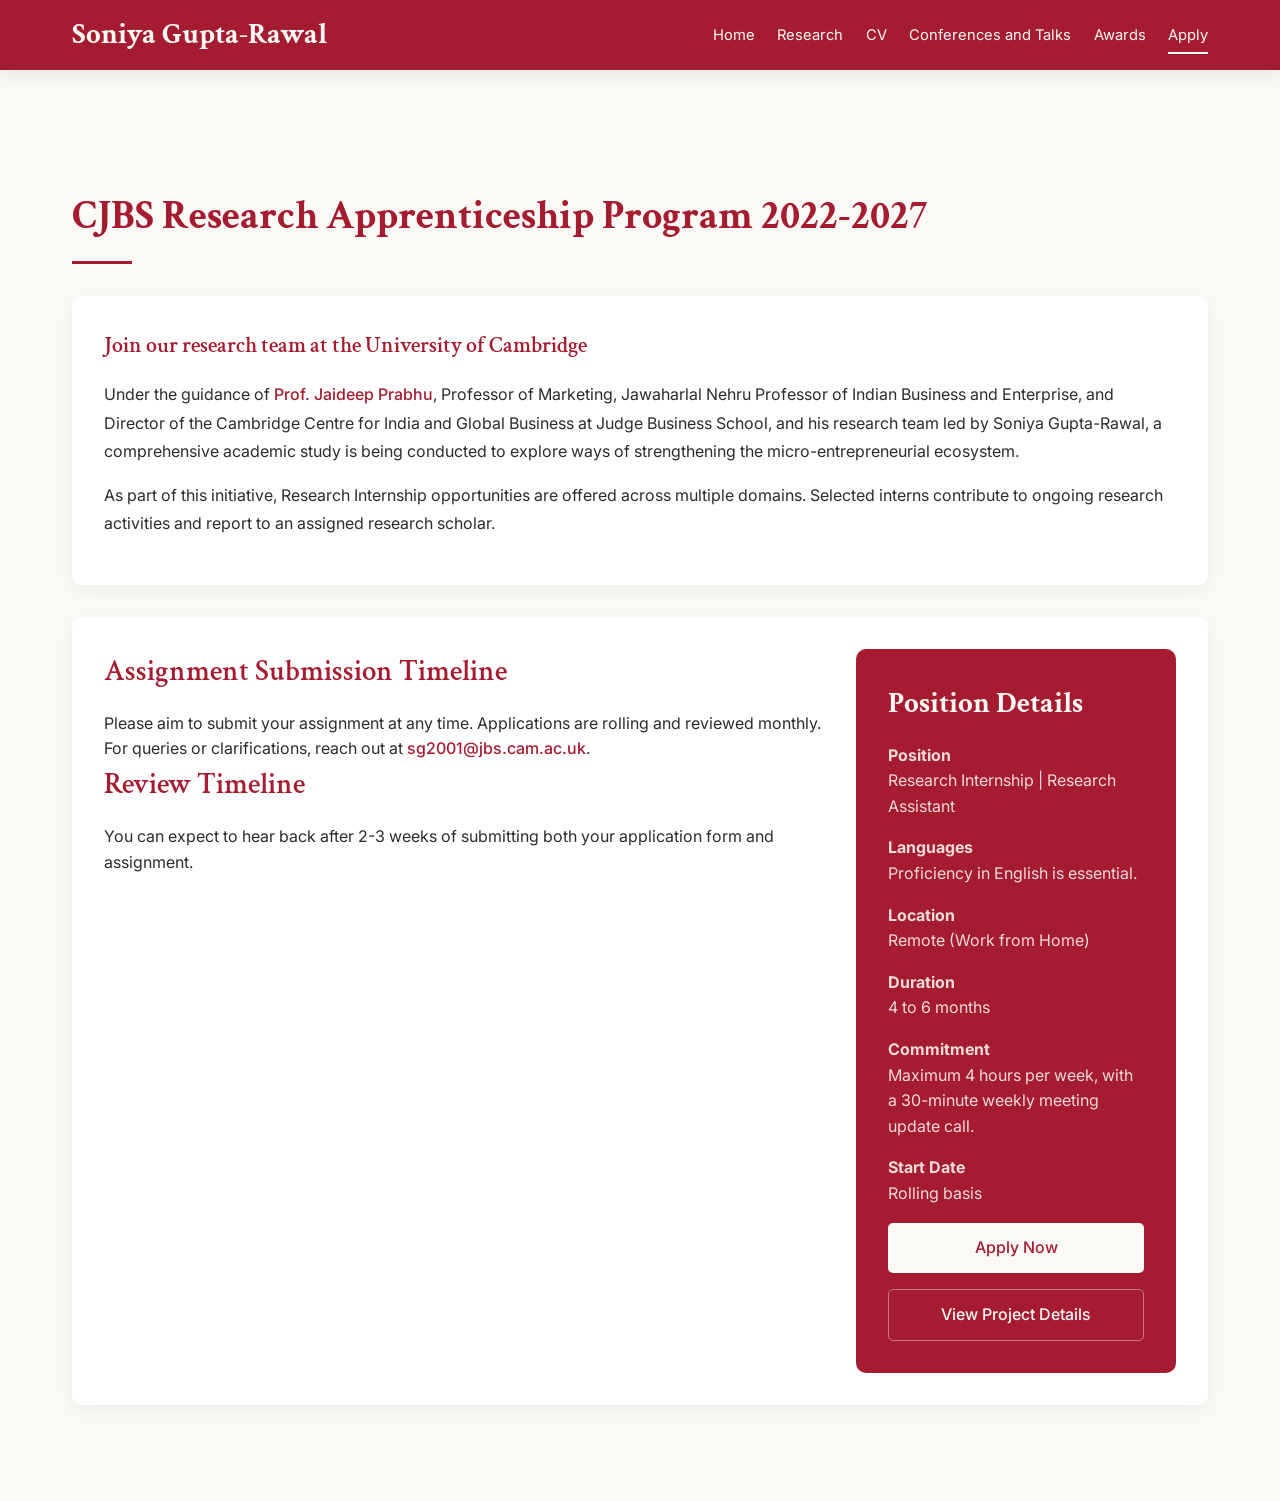
<file: apply.html>
<!DOCTYPE html>
<html lang="en">
<head>
    <meta charset="UTF-8">
    <meta name="viewport" content="width=device-width, initial-scale=1.0">
    <meta name="description" content="CJBS Research Apprenticeship Program led by Soniya Gupta-Rawal and Prof. Jaideep Prabhu.">
    <title>Apply | Soniya Gupta-Rawal</title>
    <link href="https://fonts.googleapis.com/css2?family=Crimson+Text:wght@400;600;700&family=Inter:wght@300;400;500;600&display=swap" rel="stylesheet">
    <link rel="stylesheet" href="style.css">
</head>
<body>
    <div class="nav-container">
        <nav>
            <a href="index.html" class="logo">Soniya Gupta-Rawal</a>
            <button class="menu-toggle" type="button" onclick="toggleMenu()" aria-label="Toggle navigation" aria-expanded="false">
                <span></span>
                <span></span>
                <span></span>
            </button>
            <ul class="nav-links" id="navLinks">
                <li><a href="index.html">Home</a></li>
                <li><a href="research.html">Research</a></li>
                <li><a href="https://cdn.sanity.io/files/twgqgtz0/production/9c1b4bfbf535d083dfedb1e064c52aaf29885282.pdf" target="_blank" rel="noopener noreferrer">CV</a></li>
                <li><a href="talks.html">Conferences and Talks</a></li>
                <li><a href="awards.html">Awards</a></li>
                <li><a href="apply.html" class="active">Apply</a></li>
            </ul>
        </nav>
    </div>

    <main class="main-container">
        <div class="page-content">
            <section class="research-section">
                <h1 class="section-title">CJBS Research Apprenticeship Program 2022-2027</h1>

                <div class="paper-item">
                    <h2 class="paper-title">Join our research team at the University of Cambridge</h2>
                    <p class="paper-abstract">Under the guidance of <a href="https://www.jbs.cam.ac.uk/people/jaideep-prabhu/" target="_blank" rel="noopener noreferrer">Prof. Jaideep Prabhu</a>, Professor of Marketing, Jawaharlal Nehru Professor of Indian Business and Enterprise, and Director of the Cambridge Centre for India and Global Business at Judge Business School, and his research team led by Soniya Gupta-Rawal, a comprehensive academic study is being conducted to explore ways of strengthening the micro-entrepreneurial ecosystem.</p>
                    <p class="paper-abstract">As part of this initiative, Research Internship opportunities are offered across multiple domains. Selected interns contribute to ongoing research activities and report to an assigned research scholar.</p>
                </div>

                <div class="talks-list application-grid">
                    <div>
                        <h2 class="year-title">Assignment Submission Timeline</h2>
                        <p>Please aim to submit your assignment at any time. Applications are rolling and reviewed monthly. For queries or clarifications, reach out at <a href="mailto:sg2001@jbs.cam.ac.uk">sg2001@jbs.cam.ac.uk</a>.</p>

                        <h2 class="year-title">Review Timeline</h2>
                        <p>You can expect to hear back after 2-3 weeks of submitting both your application form and assignment.</p>
                    </div>
                    <div class="details-card">
                        <h2>Position Details</h2>
                        <p><strong>Position</strong><br>Research Internship | Research Assistant</p>
                        <p><strong>Languages</strong><br>Proficiency in English is essential.</p>
                        <p><strong>Location</strong><br>Remote (Work from Home)</p>
                        <p><strong>Duration</strong><br>4 to 6 months</p>
                        <p><strong>Commitment</strong><br>Maximum 4 hours per week, with a 30-minute weekly meeting update call.</p>
                        <p><strong>Start Date</strong><br>Rolling basis</p>
                        <a class="button-link" href="https://forms.gle/KAJg5sGiFwdYGLVT8" target="_blank" rel="noopener noreferrer">Apply Now</a>
                        <a class="button-link secondary" href="https://docs.google.com/document/d/1pHslolysbmXQzkaIgsRYV0REiKY8hQmaYhago3bLM_E/edit?usp=sharing" target="_blank" rel="noopener noreferrer">View Project Details</a>
                    </div>
                </div>
            </section>
        </div>
    </main>

    <script src="script.js"></script>
</body>
</html>
</file>
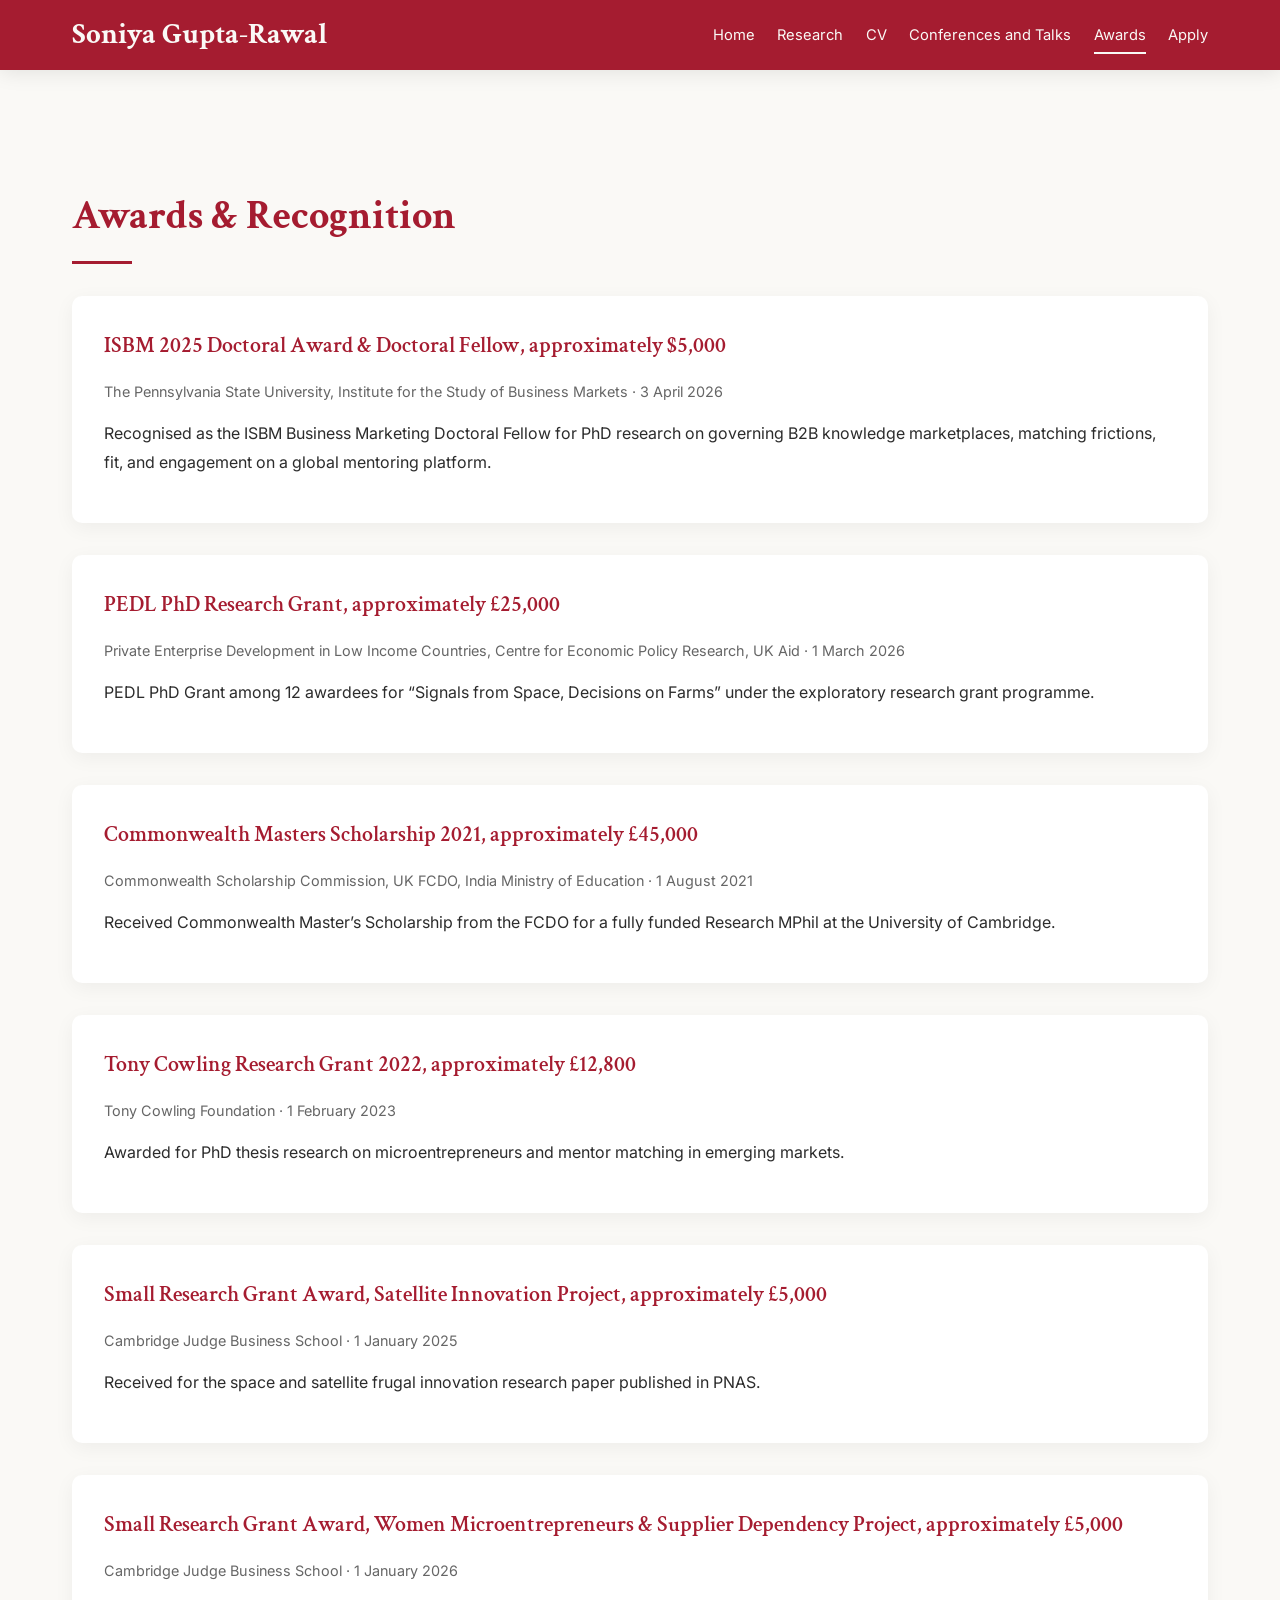
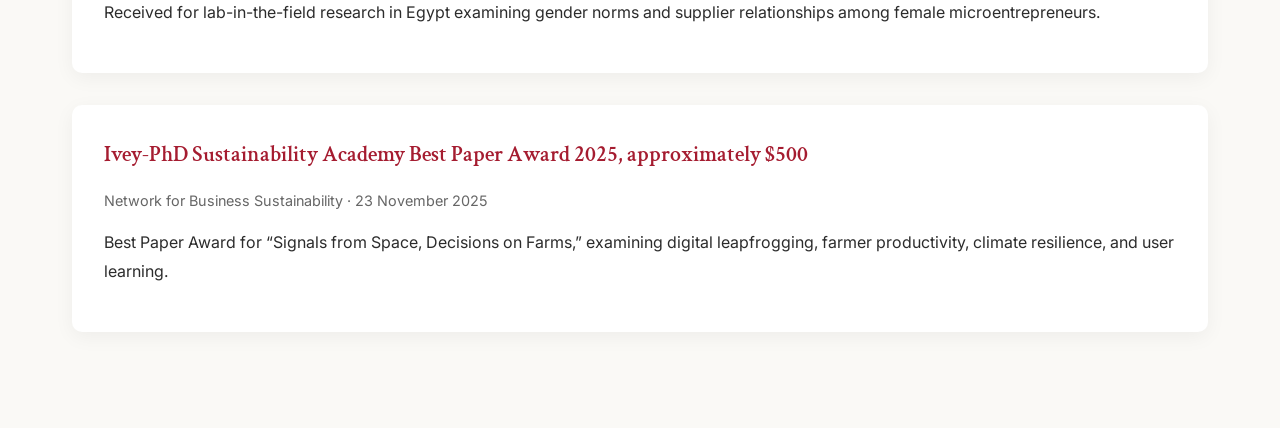
<file: awards.html>
<!DOCTYPE html>
<html lang="en">
<head>
    <meta charset="UTF-8">
    <meta name="viewport" content="width=device-width, initial-scale=1.0">
    <meta name="description" content="Awards and recognition for Soniya Gupta-Rawal.">
    <title>Awards | Soniya Gupta-Rawal</title>
    <link href="https://fonts.googleapis.com/css2?family=Crimson+Text:wght@400;600;700&family=Inter:wght@300;400;500;600&display=swap" rel="stylesheet">
    <link rel="stylesheet" href="style.css">
</head>
<body>
    <div class="nav-container">
        <nav>
            <a href="index.html" class="logo">Soniya Gupta-Rawal</a>
            <button class="menu-toggle" type="button" onclick="toggleMenu()" aria-label="Toggle navigation" aria-expanded="false">
                <span></span>
                <span></span>
                <span></span>
            </button>
            <ul class="nav-links" id="navLinks">
                <li><a href="index.html">Home</a></li>
                <li><a href="research.html">Research</a></li>
                <li><a href="https://cdn.sanity.io/files/twgqgtz0/production/9c1b4bfbf535d083dfedb1e064c52aaf29885282.pdf" target="_blank" rel="noopener noreferrer">CV</a></li>
                <li><a href="talks.html">Conferences and Talks</a></li>
                <li><a href="awards.html" class="active">Awards</a></li>
                <li><a href="apply.html">Apply</a></li>
            </ul>
        </nav>
    </div>

    <main class="main-container">
        <div class="page-content">
            <section class="research-section">
                <h1 class="section-title">Awards &amp; Recognition</h1>

                <article class="paper-item">
                    <h2 class="paper-title">ISBM 2025 Doctoral Award &amp; Doctoral Fellow, approximately $5,000</h2>
                    <p class="paper-meta">The Pennsylvania State University, Institute for the Study of Business Markets &middot; 3 April 2026</p>
                    <p class="paper-abstract">Recognised as the ISBM Business Marketing Doctoral Fellow for PhD research on governing B2B knowledge marketplaces, matching frictions, fit, and engagement on a global mentoring platform.</p>
                </article>

                <article class="paper-item">
                    <h2 class="paper-title">PEDL PhD Research Grant, approximately &pound;25,000</h2>
                    <p class="paper-meta">Private Enterprise Development in Low Income Countries, Centre for Economic Policy Research, UK Aid &middot; 1 March 2026</p>
                    <p class="paper-abstract">PEDL PhD Grant among 12 awardees for &ldquo;Signals from Space, Decisions on Farms&rdquo; under the exploratory research grant programme.</p>
                </article>

                <article class="paper-item">
                    <h2 class="paper-title">Commonwealth Masters Scholarship 2021, approximately &pound;45,000</h2>
                    <p class="paper-meta">Commonwealth Scholarship Commission, UK FCDO, India Ministry of Education &middot; 1 August 2021</p>
                    <p class="paper-abstract">Received Commonwealth Master&rsquo;s Scholarship from the FCDO for a fully funded Research MPhil at the University of Cambridge.</p>
                </article>

                <article class="paper-item">
                    <h2 class="paper-title">Tony Cowling Research Grant 2022, approximately &pound;12,800</h2>
                    <p class="paper-meta">Tony Cowling Foundation &middot; 1 February 2023</p>
                    <p class="paper-abstract">Awarded for PhD thesis research on microentrepreneurs and mentor matching in emerging markets.</p>
                </article>

                <article class="paper-item">
                    <h2 class="paper-title">Small Research Grant Award, Satellite Innovation Project, approximately &pound;5,000</h2>
                    <p class="paper-meta">Cambridge Judge Business School &middot; 1 January 2025</p>
                    <p class="paper-abstract">Received for the space and satellite frugal innovation research paper published in PNAS.</p>
                </article>

                <article class="paper-item">
                    <h2 class="paper-title">Small Research Grant Award, Women Microentrepreneurs &amp; Supplier Dependency Project, approximately &pound;5,000</h2>
                    <p class="paper-meta">Cambridge Judge Business School &middot; 1 January 2026</p>
                    <p class="paper-abstract">Received for lab-in-the-field research in Egypt examining gender norms and supplier relationships among female microentrepreneurs.</p>
                </article>

                <article class="paper-item">
                    <h2 class="paper-title">Ivey-PhD Sustainability Academy Best Paper Award 2025, approximately $500</h2>
                    <p class="paper-meta">Network for Business Sustainability &middot; 23 November 2025</p>
                    <p class="paper-abstract">Best Paper Award for &ldquo;Signals from Space, Decisions on Farms,&rdquo; examining digital leapfrogging, farmer productivity, climate resilience, and user learning.</p>
                </article>
            </section>
        </div>
    </main>

    <script src="script.js"></script>
</body>
</html>
</file>
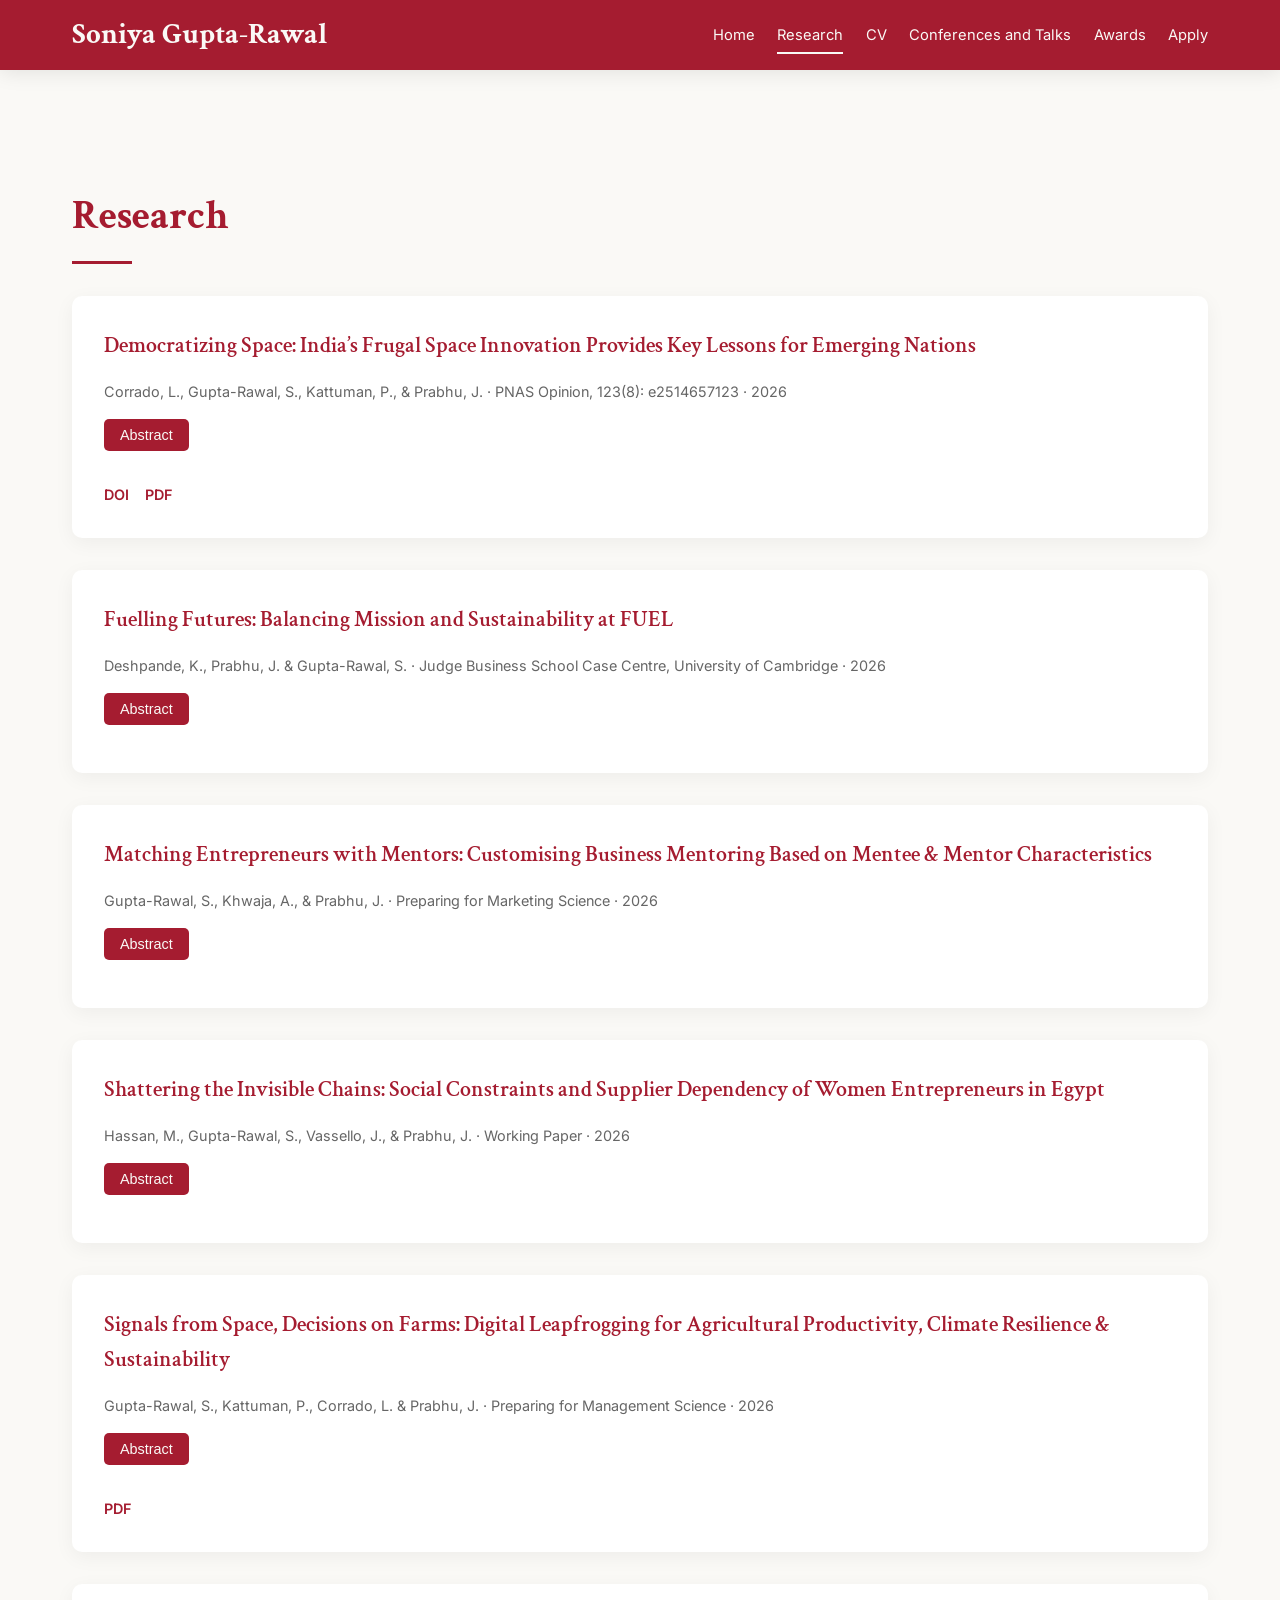
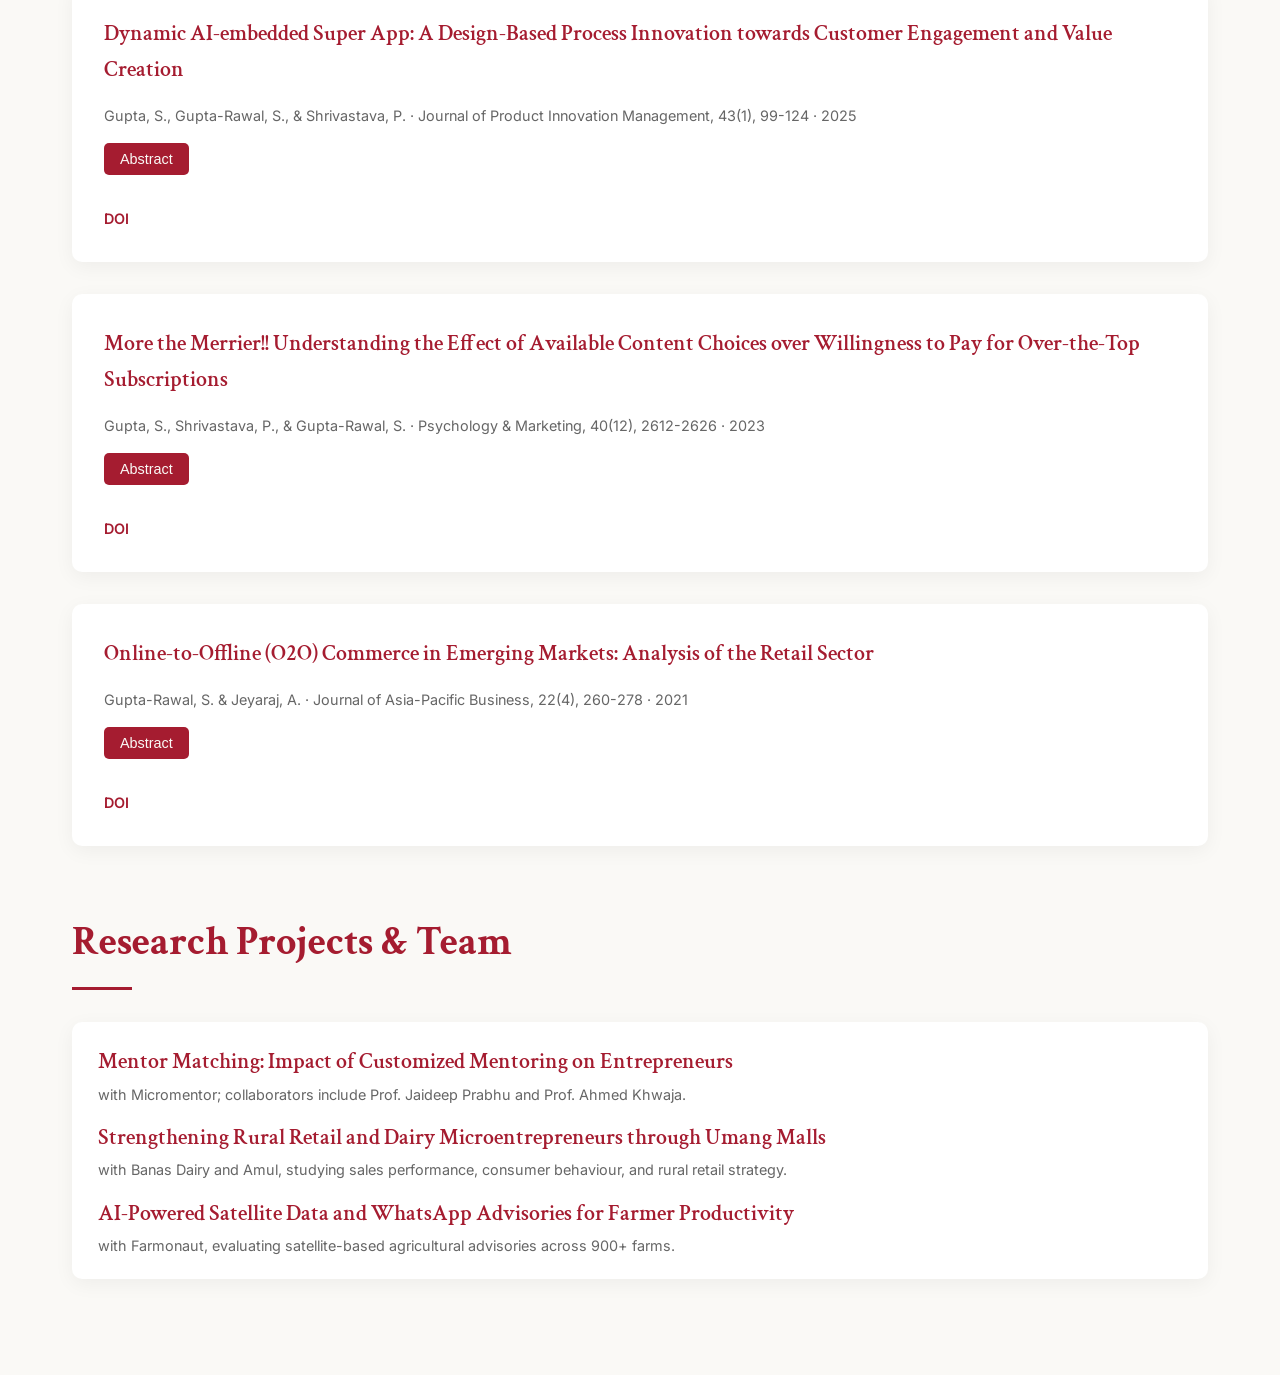
<file: research.html>
<!DOCTYPE html>
<html lang="en">
<head>
    <meta charset="UTF-8">
    <meta name="viewport" content="width=device-width, initial-scale=1.0">
    <meta name="description" content="Research and publications by Soniya Gupta-Rawal.">
    <title>Research | Soniya Gupta-Rawal</title>
    <link href="https://fonts.googleapis.com/css2?family=Crimson+Text:wght@400;600;700&family=Inter:wght@300;400;500;600&display=swap" rel="stylesheet">
    <link rel="stylesheet" href="style.css">
</head>
<body>
    <div class="nav-container">
        <nav>
            <a href="index.html" class="logo">Soniya Gupta-Rawal</a>
            <button class="menu-toggle" type="button" onclick="toggleMenu()" aria-label="Toggle navigation" aria-expanded="false">
                <span></span>
                <span></span>
                <span></span>
            </button>
            <ul class="nav-links" id="navLinks">
                <li><a href="index.html">Home</a></li>
                <li><a href="research.html" class="active">Research</a></li>
                <li><a href="https://cdn.sanity.io/files/twgqgtz0/production/9c1b4bfbf535d083dfedb1e064c52aaf29885282.pdf" target="_blank" rel="noopener noreferrer">CV</a></li>
                <li><a href="talks.html">Conferences and Talks</a></li>
                <li><a href="awards.html">Awards</a></li>
                <li><a href="apply.html">Apply</a></li>
            </ul>
        </nav>
    </div>

    <main class="main-container">
        <div class="page-content">
            <section class="research-section">
                <h1 class="section-title">Research</h1>

                <article class="paper-item">
                    <h2 class="paper-title">Democratizing Space: India&rsquo;s Frugal Space Innovation Provides Key Lessons for Emerging Nations</h2>
                    <p class="paper-meta">Corrado, L., Gupta-Rawal, S., Kattuman, P., &amp; Prabhu, J. &middot; PNAS Opinion, 123(8): e2514657123 &middot; 2026</p>
                    <button class="abstract-toggle" type="button" onclick="toggleAbstract(this)">Abstract</button>
                    <div class="abstract-content">
                        <p class="paper-abstract">This article studies how India&rsquo;s space programme demonstrates frugal innovation for emerging nations, showing how ambitious technological milestones can be pursued with relatively modest budgets and practical institutional learning.</p>
                    </div>
                    <p class="paper-links"><a href="https://doi.org/10.1073/pnas.2514657123" target="_blank" rel="noopener noreferrer">DOI</a> <a href="https://www.pnas.org/doi/10.1073/pnas.2514657123" target="_blank" rel="noopener noreferrer">PDF</a></p>
                </article>

                <article class="paper-item">
                    <h2 class="paper-title">Fuelling Futures: Balancing Mission and Sustainability at FUEL</h2>
                    <p class="paper-meta">Deshpande, K., Prabhu, J. &amp; Gupta-Rawal, S. &middot; Judge Business School Case Centre, University of Cambridge &middot; 2026</p>
                    <button class="abstract-toggle" type="button" onclick="toggleAbstract(this)">Abstract</button>
                    <div class="abstract-content">
                        <p class="paper-abstract">A teaching case on balancing social mission, scale, and sustainability in an organisation supporting education and employability outcomes.</p>
                    </div>
                </article>

                <article class="paper-item">
                    <h2 class="paper-title">Matching Entrepreneurs with Mentors: Customising Business Mentoring Based on Mentee &amp; Mentor Characteristics</h2>
                    <p class="paper-meta">Gupta-Rawal, S., Khwaja, A., &amp; Prabhu, J. &middot; Preparing for Marketing Science &middot; 2026</p>
                    <button class="abstract-toggle" type="button" onclick="toggleAbstract(this)">Abstract</button>
                    <div class="abstract-content">
                        <p class="paper-abstract">This project develops a two-sided matching framework to customise business mentoring based on mentee and mentor characteristics, using econometric modelling and machine learning to improve match quality and engagement.</p>
                    </div>
                </article>

                <article class="paper-item">
                    <h2 class="paper-title">Shattering the Invisible Chains: Social Constraints and Supplier Dependency of Women Entrepreneurs in Egypt</h2>
                    <p class="paper-meta">Hassan, M., Gupta-Rawal, S., Vassello, J., &amp; Prabhu, J. &middot; Working Paper &middot; 2026</p>
                    <button class="abstract-toggle" type="button" onclick="toggleAbstract(this)">Abstract</button>
                    <div class="abstract-content">
                        <p class="paper-abstract">A field-based study of how gender norms and social constraints shape supplier dependency and commercial outcomes for women entrepreneurs.</p>
                    </div>
                </article>

                <article class="paper-item">
                    <h2 class="paper-title">Signals from Space, Decisions on Farms: Digital Leapfrogging for Agricultural Productivity, Climate Resilience &amp; Sustainability</h2>
                    <p class="paper-meta">Gupta-Rawal, S., Kattuman, P., Corrado, L. &amp; Prabhu, J. &middot; Preparing for Management Science &middot; 2026</p>
                    <button class="abstract-toggle" type="button" onclick="toggleAbstract(this)">Abstract</button>
                    <div class="abstract-content">
                        <p class="paper-abstract">Evaluating AI-powered satellite advisories for farmers, this work compares WhatsApp-based alerts and web-portal adoption using remote sensing data and quasi-experimental methods.</p>
                    </div>
                    <p class="paper-links"><a href="https://www.ivey.uwo.ca/" target="_blank" rel="noopener noreferrer">PDF</a></p>
                </article>

                <article class="paper-item">
                    <h2 class="paper-title">Dynamic AI-embedded Super App: A Design-Based Process Innovation towards Customer Engagement and Value Creation</h2>
                    <p class="paper-meta">Gupta, S., Gupta-Rawal, S., &amp; Shrivastava, P. &middot; Journal of Product Innovation Management, 43(1), 99-124 &middot; 2025</p>
                    <button class="abstract-toggle" type="button" onclick="toggleAbstract(this)">Abstract</button>
                    <div class="abstract-content">
                        <p class="paper-abstract">A study of AI-embedded super apps as process innovations for customer engagement and value creation.</p>
                    </div>
                    <p class="paper-links"><a href="https://doi.org/10.1111/jpim.70009" target="_blank" rel="noopener noreferrer">DOI</a></p>
                </article>

                <article class="paper-item">
                    <h2 class="paper-title">More the Merrier!! Understanding the Effect of Available Content Choices over Willingness to Pay for Over-the-Top Subscriptions</h2>
                    <p class="paper-meta">Gupta, S., Shrivastava, P., &amp; Gupta-Rawal, S. &middot; Psychology &amp; Marketing, 40(12), 2612-2626 &middot; 2023</p>
                    <button class="abstract-toggle" type="button" onclick="toggleAbstract(this)">Abstract</button>
                    <div class="abstract-content">
                        <p class="paper-abstract">This article examines how the breadth of content choices shapes consumer willingness to pay for OTT subscriptions.</p>
                    </div>
                    <p class="paper-links"><a href="https://doi.org/10.1002/mar.21895" target="_blank" rel="noopener noreferrer">DOI</a></p>
                </article>

                <article class="paper-item">
                    <h2 class="paper-title">Online-to-Offline (O2O) Commerce in Emerging Markets: Analysis of the Retail Sector</h2>
                    <p class="paper-meta">Gupta-Rawal, S. &amp; Jeyaraj, A. &middot; Journal of Asia-Pacific Business, 22(4), 260-278 &middot; 2021</p>
                    <button class="abstract-toggle" type="button" onclick="toggleAbstract(this)">Abstract</button>
                    <div class="abstract-content">
                        <p class="paper-abstract">An analysis of online-to-offline commerce in the emerging-market retail sector.</p>
                    </div>
                    <p class="paper-links"><a href="https://doi.org/10.1080/10599231.2021.1983501" target="_blank" rel="noopener noreferrer">DOI</a></p>
                </article>

                <h2 class="section-title">Research Projects &amp; Team</h2>

                <div class="paper-item in-progress-list">
                    <div class="in-progress-item">
                        <h3 class="in-progress-title">Mentor Matching: Impact of Customized Mentoring on Entrepreneurs</h3>
                        <span class="coauthors">with Micromentor; collaborators include Prof. Jaideep Prabhu and Prof. Ahmed Khwaja.</span>
                    </div>
                    <div class="in-progress-item">
                        <h3 class="in-progress-title">Strengthening Rural Retail and Dairy Microentrepreneurs through Umang Malls</h3>
                        <span class="coauthors">with Banas Dairy and Amul, studying sales performance, consumer behaviour, and rural retail strategy.</span>
                    </div>
                    <div class="in-progress-item">
                        <h3 class="in-progress-title">AI-Powered Satellite Data and WhatsApp Advisories for Farmer Productivity</h3>
                        <span class="coauthors">with Farmonaut, evaluating satellite-based agricultural advisories across 900+ farms.</span>
                    </div>
                </div>
            </section>
        </div>
    </main>

    <script src="script.js"></script>
</body>
</html>
</file>
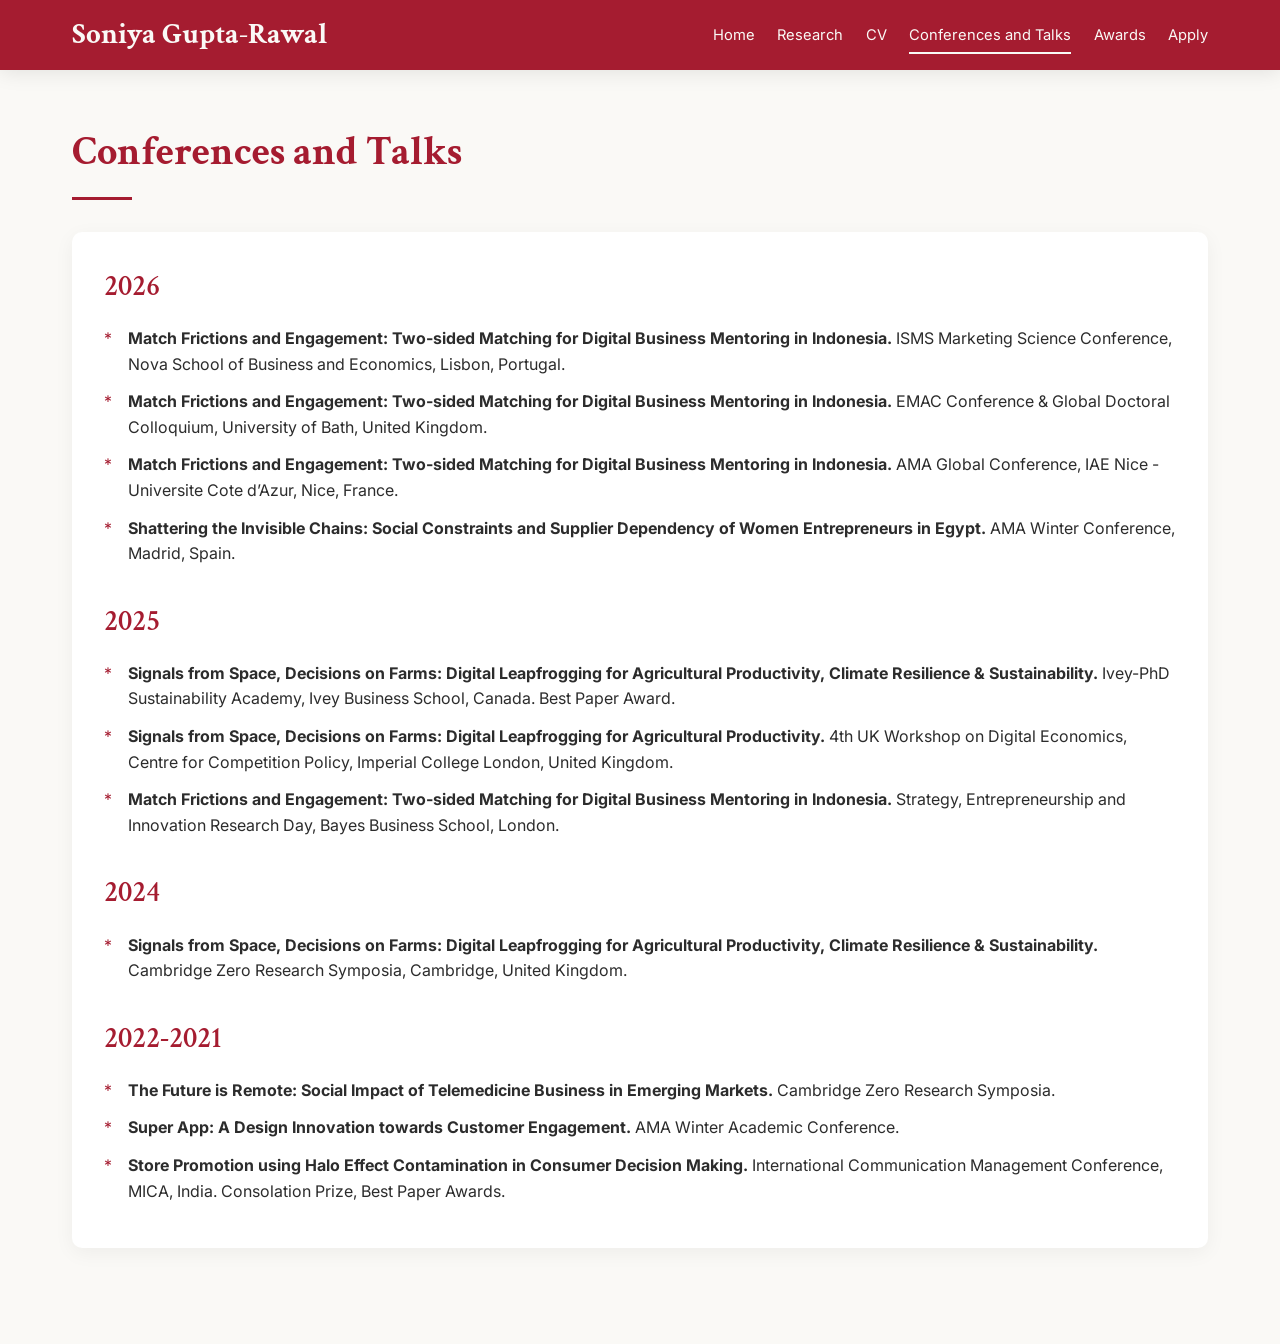
<file: talks.html>
<!DOCTYPE html>
<html lang="en">
<head>
    <meta charset="UTF-8">
    <meta name="viewport" content="width=device-width, initial-scale=1.0">
    <meta name="description" content="Conference presentations, invited talks, and seminars by Soniya Gupta-Rawal.">
    <title>Conferences and Talks | Soniya Gupta-Rawal</title>
    <link href="https://fonts.googleapis.com/css2?family=Crimson+Text:wght@400;600;700&family=Inter:wght@300;400;500;600&display=swap" rel="stylesheet">
    <link rel="stylesheet" href="style.css">
</head>
<body>
    <div class="nav-container">
        <nav>
            <a href="index.html" class="logo">Soniya Gupta-Rawal</a>
            <button class="menu-toggle" type="button" onclick="toggleMenu()" aria-label="Toggle navigation" aria-expanded="false">
                <span></span>
                <span></span>
                <span></span>
            </button>
            <ul class="nav-links" id="navLinks">
                <li><a href="index.html">Home</a></li>
                <li><a href="research.html">Research</a></li>
                <li><a href="https://cdn.sanity.io/files/twgqgtz0/production/9c1b4bfbf535d083dfedb1e064c52aaf29885282.pdf" target="_blank" rel="noopener noreferrer">CV</a></li>
                <li><a href="talks.html" class="active">Conferences and Talks</a></li>
                <li><a href="awards.html">Awards</a></li>
                <li><a href="apply.html">Apply</a></li>
            </ul>
        </nav>
    </div>

    <main class="main-container">
        <div class="page-content">
            <section>
                <h1 class="section-title">Conferences and Talks</h1>

                <div class="talks-list">
                    <section class="year-section">
                        <h2 class="year-title">2026</h2>
                        <p class="talk-item"><strong>Match Frictions and Engagement: Two-sided Matching for Digital Business Mentoring in Indonesia.</strong> ISMS Marketing Science Conference, Nova School of Business and Economics, Lisbon, Portugal.</p>
                        <p class="talk-item"><strong>Match Frictions and Engagement: Two-sided Matching for Digital Business Mentoring in Indonesia.</strong> EMAC Conference &amp; Global Doctoral Colloquium, University of Bath, United Kingdom.</p>
                        <p class="talk-item"><strong>Match Frictions and Engagement: Two-sided Matching for Digital Business Mentoring in Indonesia.</strong> AMA Global Conference, IAE Nice - Universite Cote d&rsquo;Azur, Nice, France.</p>
                        <p class="talk-item"><strong>Shattering the Invisible Chains: Social Constraints and Supplier Dependency of Women Entrepreneurs in Egypt.</strong> AMA Winter Conference, Madrid, Spain.</p>
                    </section>

                    <section class="year-section">
                        <h2 class="year-title">2025</h2>
                        <p class="talk-item"><strong>Signals from Space, Decisions on Farms: Digital Leapfrogging for Agricultural Productivity, Climate Resilience &amp; Sustainability.</strong> Ivey-PhD Sustainability Academy, Ivey Business School, Canada. Best Paper Award.</p>
                        <p class="talk-item"><strong>Signals from Space, Decisions on Farms: Digital Leapfrogging for Agricultural Productivity.</strong> 4th UK Workshop on Digital Economics, Centre for Competition Policy, Imperial College London, United Kingdom.</p>
                        <p class="talk-item"><strong>Match Frictions and Engagement: Two-sided Matching for Digital Business Mentoring in Indonesia.</strong> Strategy, Entrepreneurship and Innovation Research Day, Bayes Business School, London.</p>
                    </section>

                    <section class="year-section">
                        <h2 class="year-title">2024</h2>
                        <p class="talk-item"><strong>Signals from Space, Decisions on Farms: Digital Leapfrogging for Agricultural Productivity, Climate Resilience &amp; Sustainability.</strong> Cambridge Zero Research Symposia, Cambridge, United Kingdom.</p>
                    </section>

                    <section class="year-section">
                        <h2 class="year-title">2022-2021</h2>
                        <p class="talk-item"><strong>The Future is Remote: Social Impact of Telemedicine Business in Emerging Markets.</strong> Cambridge Zero Research Symposia.</p>
                        <p class="talk-item"><strong>Super App: A Design Innovation towards Customer Engagement.</strong> AMA Winter Academic Conference.</p>
                        <p class="talk-item"><strong>Store Promotion using Halo Effect Contamination in Consumer Decision Making.</strong> International Communication Management Conference, MICA, India. Consolation Prize, Best Paper Awards.</p>
                    </section>
                </div>
            </section>
        </div>
    </main>

    <script src="script.js"></script>
</body>
</html>
</file>
<file: style.css>
:root {
    --cambridge-crimson: #a51c30;
    --dark-crimson: #8b1826;
    --light-crimson: #c41e3a;
    --off-white: #faf9f6;
    --warm-gray: #f5f3f0;
    --text-dark: #2c2c2c;
    --text-light: #666666;
}

* {
    margin: 0;
    padding: 0;
    box-sizing: border-box;
}

body {
    font-family: 'Inter', sans-serif;
    background-color: var(--off-white);
    color: var(--text-dark);
    line-height: 1.6;
    overflow-x: hidden;
    -webkit-text-size-adjust: 100%;
    text-size-adjust: 100%;
}

.nav-container {
    background-color: var(--cambridge-crimson);
    position: fixed;
    width: 100%;
    top: 0;
    z-index: 1000;
    box-shadow: 0 2px 20px rgba(0, 0, 0, 0.1);
}

nav {
    max-width: 1200px;
    margin: 0 auto;
    padding: 0 2rem;
    display: flex;
    justify-content: space-between;
    align-items: center;
    min-height: 70px;
    gap: 1rem;
}

.logo {
    font-family: 'Crimson Text', serif;
    font-size: 1.8rem;
    font-weight: 700;
    color: var(--off-white);
    text-decoration: none;
    transition: opacity 0.3s ease;
    white-space: nowrap;
}

.logo:hover {
    opacity: 0.8;
}

.nav-links {
    display: flex;
    list-style: none;
    gap: 1.4rem;
    align-items: center;
}

.nav-links a {
    color: var(--off-white);
    text-decoration: none;
    font-weight: 400;
    font-size: 0.92rem;
    position: relative;
    padding: 0.5rem 0;
    transition: all 0.3s ease;
    white-space: nowrap;
}

.nav-links a::after {
    content: '';
    position: absolute;
    bottom: -2px;
    left: 0;
    width: 0;
    height: 2px;
    background-color: var(--off-white);
    transition: width 0.3s ease;
}

.nav-links a:hover::after,
.nav-links a.active::after {
    width: 100%;
}

.menu-toggle {
    display: none;
    flex-direction: column;
    cursor: pointer;
    background: transparent;
    border: 0;
    padding: 0.3rem;
}

.menu-toggle span {
    width: 25px;
    height: 3px;
    background-color: var(--off-white);
    margin: 3px 0;
    transition: 0.3s;
}

.main-container {
    max-width: 1200px;
    margin: 0 auto;
    padding: 120px 2rem 4rem;
    min-height: 100vh;
}

.page-content {
    animation: fadeIn 0.5s ease-in;
}

.hero {
    display: grid;
    grid-template-columns: 300px 1fr;
    gap: 4rem;
    margin-bottom: 4rem;
    align-items: start;
}

.profile-section {
    text-align: center;
}

.profile-img {
    width: 100%;
    aspect-ratio: 3 / 4;
    object-fit: cover;
    border-radius: 10px;
    box-shadow: 0 10px 30px rgba(0, 0, 0, 0.1);
    transition: transform 0.3s ease;
    background-color: var(--warm-gray);
}

.profile-img:hover {
    transform: translateY(-5px);
}

.content-section h1 {
    font-family: 'Crimson Text', serif;
    font-size: 3rem;
    color: var(--cambridge-crimson);
    margin-bottom: 1rem;
    font-weight: 700;
}

.subtitle {
    font-size: 1.2rem;
    color: var(--text-light);
    margin-bottom: 2rem;
    font-weight: 300;
}

.bio {
    font-size: 1.05rem;
    line-height: 1.8;
    color: var(--text-dark);
    margin-bottom: 2rem;
}

.bio p {
    margin-bottom: 1.1rem;
}

.bio a,
.paper-abstract a,
.talks-list a {
    color: var(--cambridge-crimson);
    text-decoration: none;
    font-weight: 500;
    border-bottom: 1px solid transparent;
    transition: border-color 0.3s ease;
}

.bio a:hover,
.paper-abstract a:hover,
.talks-list a:hover {
    border-bottom-color: var(--cambridge-crimson);
}

.contact-info {
    background-color: var(--warm-gray);
    padding: 2rem;
    border-radius: 10px;
    margin-top: 2rem;
}

.contact-info h2 {
    font-family: 'Crimson Text', serif;
    color: var(--cambridge-crimson);
    margin-bottom: 1rem;
    font-size: 1.5rem;
}

.contact-item {
    display: flex;
    align-items: center;
    margin-bottom: 0.75rem;
    gap: 0.5rem;
}

.contact-item span {
    min-width: 1.35rem;
    color: var(--cambridge-crimson);
    font-size: 0.9rem;
    font-weight: 600;
}

.contact-item a {
    color: var(--text-dark);
    text-decoration: none;
    transition: color 0.3s ease;
}

.contact-item a:hover {
    color: var(--cambridge-crimson);
}

.research-section {
    margin-top: 4rem;
}

.section-title {
    font-family: 'Crimson Text', serif;
    font-size: 2.5rem;
    color: var(--cambridge-crimson);
    margin: 0 0 2rem;
    position: relative;
    padding-bottom: 1rem;
}

.section-title:not(:first-child) {
    margin-top: 4rem;
}

.section-title::after {
    content: '';
    position: absolute;
    bottom: 0;
    left: 0;
    width: 60px;
    height: 3px;
    background-color: var(--cambridge-crimson);
}

.paper-item {
    background-color: white;
    padding: 2rem;
    margin-bottom: 2rem;
    border-radius: 10px;
    box-shadow: 0 5px 20px rgba(0, 0, 0, 0.05);
    transition: all 0.3s ease;
}

.paper-item:hover {
    transform: translateY(-3px);
    box-shadow: 0 8px 30px rgba(0, 0, 0, 0.1);
}

.paper-title,
.in-progress-title {
    font-family: 'Crimson Text', serif;
    font-size: 1.4rem;
    color: var(--cambridge-crimson);
    font-weight: 600;
}

.paper-title {
    margin-bottom: 1rem;
}

.paper-meta {
    color: var(--text-light);
    font-size: 0.9rem;
    margin-bottom: 1rem;
}

.paper-abstract {
    color: var(--text-dark);
    line-height: 1.8;
    margin-bottom: 0.9rem;
}

.paper-links {
    display: flex;
    gap: 1rem;
    margin-top: 1rem;
}

.paper-links a {
    color: var(--cambridge-crimson);
    text-decoration: none;
    font-size: 0.9rem;
    font-weight: 600;
}

.paper-links a:hover {
    text-decoration: underline;
}

.abstract-toggle {
    background-color: var(--cambridge-crimson);
    color: var(--off-white);
    border: none;
    padding: 0.5rem 1rem;
    border-radius: 5px;
    font-size: 0.9rem;
    font-weight: 500;
    cursor: pointer;
    transition: all 0.3s ease;
    margin-bottom: 1rem;
}

.abstract-toggle:hover {
    background-color: var(--dark-crimson);
    transform: translateY(-1px);
}

.abstract-content {
    display: none;
    animation: fadeIn 0.3s ease-in;
}

.abstract-content.show {
    display: block;
}

.in-progress-list {
    padding: 1.4rem 1.6rem;
}

.in-progress-item {
    margin-bottom: 0.9rem;
}

.in-progress-item:last-child {
    margin-bottom: 0;
}

.in-progress-title {
    margin: 0;
}

.coauthors {
    display: block;
    font-size: 0.9rem;
    font-weight: 400;
    color: var(--text-light);
    margin-top: 0.15rem;
}

.talks-list,
.discussions-list {
    background-color: white;
    padding: 2rem;
    border-radius: 10px;
    box-shadow: 0 5px 20px rgba(0, 0, 0, 0.05);
    margin-bottom: 2rem;
}

.year-section {
    margin-bottom: 2rem;
}

.year-section:last-child {
    margin-bottom: 0;
}

.year-title {
    font-family: 'Crimson Text', serif;
    font-size: 1.8rem;
    color: var(--cambridge-crimson);
    margin-bottom: 1rem;
    font-weight: 600;
}

.talk-item {
    margin-bottom: 0.75rem;
    padding-left: 1.5rem;
    position: relative;
}

.talk-item::before {
    content: '*';
    position: absolute;
    left: 0;
    color: var(--cambridge-crimson);
}

.application-grid {
    display: grid;
    grid-template-columns: 1fr 320px;
    gap: 2rem;
    align-items: start;
}

.details-card {
    background-color: var(--cambridge-crimson);
    color: var(--off-white);
    padding: 2rem;
    border-radius: 10px;
}

.details-card h2 {
    font-family: 'Crimson Text', serif;
    font-size: 1.8rem;
    margin-bottom: 1rem;
}

.details-card p {
    margin-bottom: 1rem;
    color: rgba(250, 249, 246, 0.86);
}

.button-link {
    display: block;
    width: 100%;
    text-align: center;
    background-color: var(--off-white);
    color: var(--cambridge-crimson);
    padding: 0.75rem 1rem;
    border-radius: 5px;
    text-decoration: none;
    font-weight: 600;
    margin-top: 1rem;
    transition: transform 0.3s ease, opacity 0.3s ease;
}

.button-link.secondary {
    background-color: transparent;
    color: var(--off-white);
    border: 1px solid rgba(250, 249, 246, 0.4);
}

.button-link:hover {
    transform: translateY(-2px);
    opacity: 0.88;
}

@keyframes fadeIn {
    from {
        opacity: 0;
        transform: translateY(20px);
    }
    to {
        opacity: 1;
        transform: translateY(0);
    }
}

@media (max-width: 960px) {
    .nav-links {
        gap: 1rem;
    }

    .nav-links a {
        font-size: 0.84rem;
    }
}

@media (max-width: 768px) {
    .nav-container {
        box-shadow: 0 2px 10px rgba(0, 0, 0, 0.1);
    }

    nav {
        padding: 0 1rem;
        min-height: 60px;
    }

    .logo {
        font-size: 1.45rem;
        white-space: normal;
        line-height: 1.05;
    }

    .nav-links {
        position: fixed;
        left: -100%;
        top: 60px;
        flex-direction: column;
        background-color: var(--dark-crimson);
        width: 100%;
        text-align: center;
        transition: 0.3s;
        padding: 2rem 0;
        box-shadow: 0 10px 20px rgba(0, 0, 0, 0.2);
    }

    .nav-links a {
        font-size: 1.1rem;
        padding: 1rem 0;
    }

    .nav-links.active {
        left: 0;
    }

    .menu-toggle {
        display: flex;
    }

    .main-container {
        padding: 80px 1.5rem 2rem;
    }

    .hero {
        grid-template-columns: 1fr;
        gap: 2rem;
        text-align: center;
    }

    .profile-section {
        max-width: 250px;
        margin: 0 auto;
    }

    .content-section h1 {
        font-size: 2rem;
        margin-bottom: 0.5rem;
    }

    .subtitle {
        font-size: 0.95rem;
        margin-bottom: 1.5rem;
    }

    .bio {
        font-size: 0.9rem;
        text-align: center;
    }

    .contact-info {
        padding: 1.5rem;
        margin-top: 1.5rem;
        text-align: center;
    }

    .contact-info h2 {
        font-size: 1.2rem;
        margin-bottom: 0.75rem;
    }

    .contact-item {
        font-size: 0.9rem;
        justify-content: center;
    }

    .section-title {
        font-size: 1.8rem;
        margin-bottom: 1.5rem;
    }

    .paper-item {
        padding: 1.5rem;
        margin-bottom: 1.5rem;
    }

    .paper-title,
    .in-progress-title {
        font-size: 1.1rem;
    }

    .paper-meta {
        font-size: 0.8rem;
    }

    .paper-abstract {
        font-size: 0.9rem;
    }

    .talks-list {
        padding: 1.5rem;
    }

    .year-title {
        font-size: 1.4rem;
    }

    .talk-item {
        font-size: 0.9rem;
        margin-bottom: 1rem;
        line-height: 1.6;
    }

    .application-grid {
        grid-template-columns: 1fr;
    }
}

@media (max-width: 375px) {
    .content-section h1 {
        font-size: 1.8rem;
    }

    .subtitle,
    .bio,
    .paper-abstract {
        font-size: 0.9rem;
    }
}
</file>
